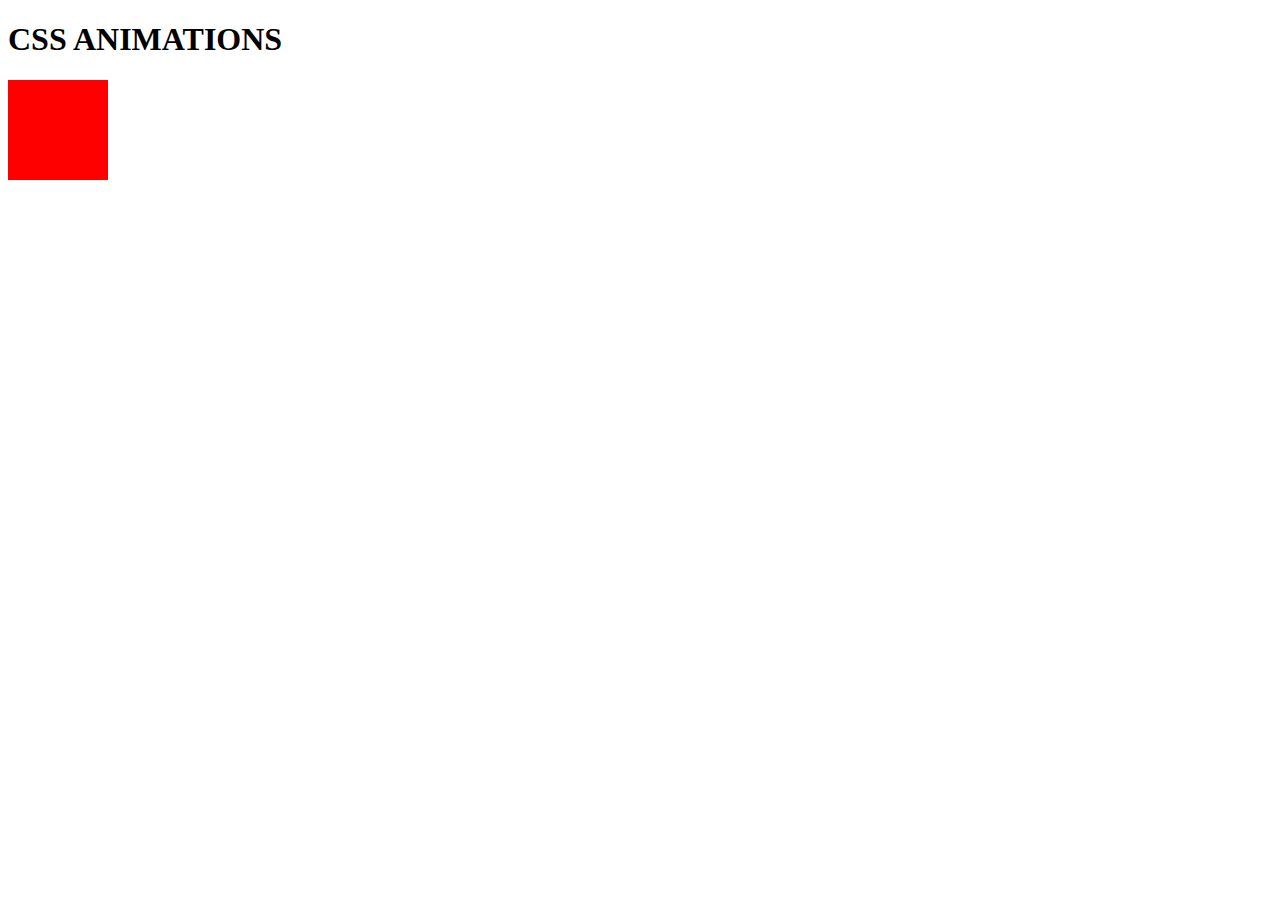
<file: Lesson13-Animation/index.html>
<!DOCTYPE html>
<html lang="en">
<head>
    <meta charset="UTF-8">
    <meta name="viewport" content="width=device-width, initial-scale=1.0">
    <title>Document</title>
    <link rel="stylesheet" href="style.css">
</head>
<body>
    <h1>CSS ANIMATIONS</h1>
    <div></div>
</body>
</html>
</file>
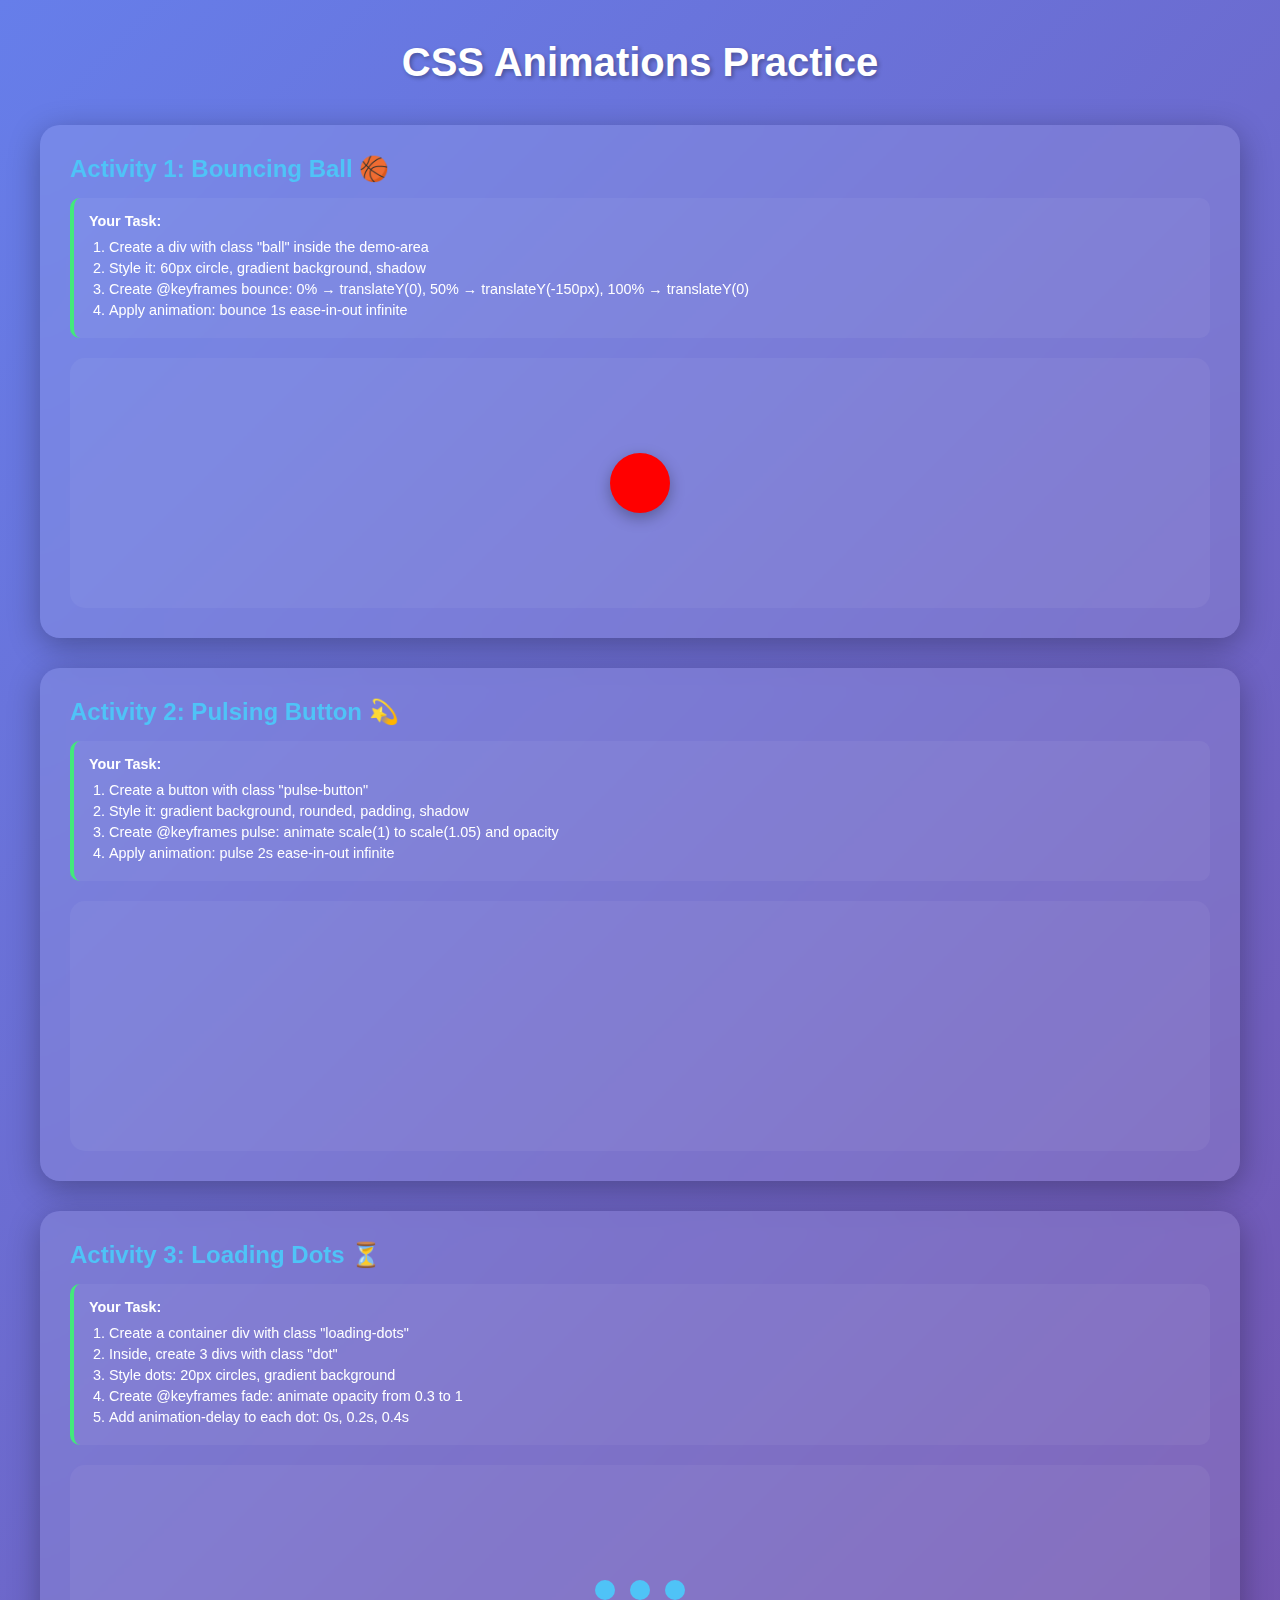
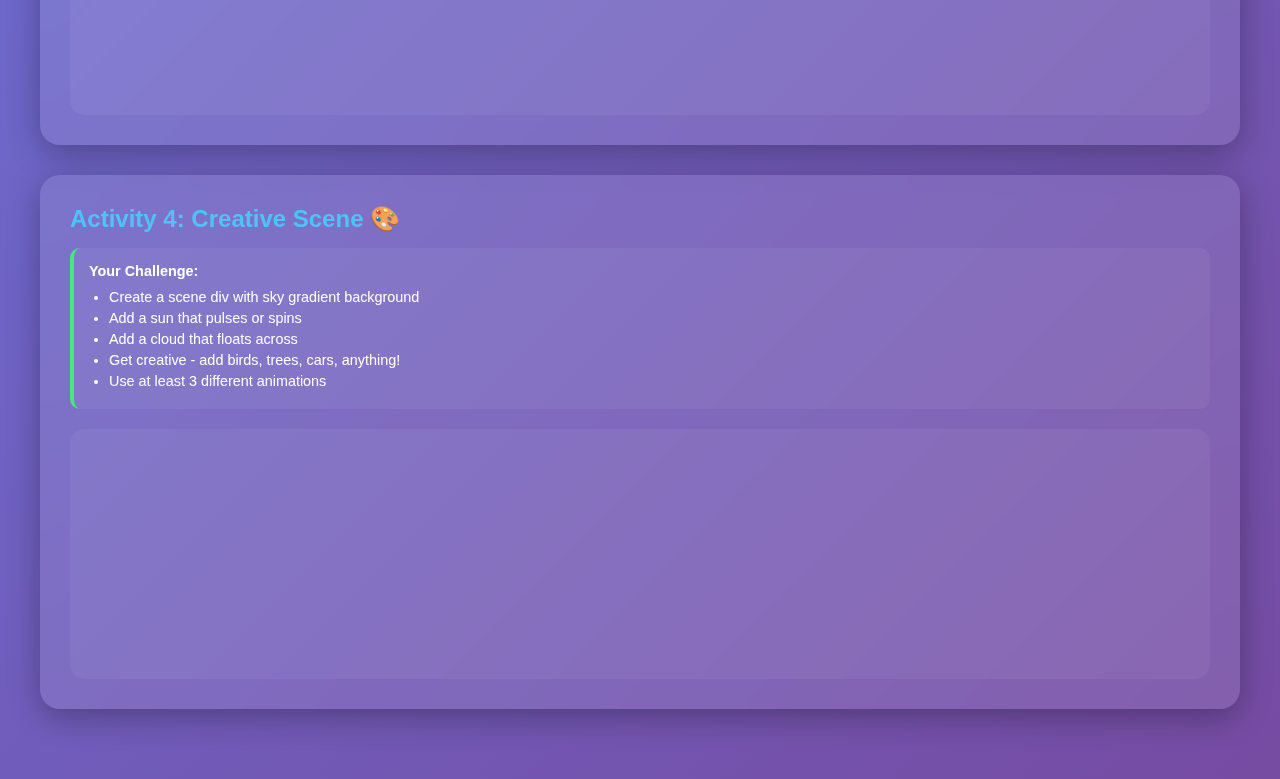
<file: Lesson13-Animation/Part-B-Practice/index.html>
<!DOCTYPE html>
<html lang="en">
<head>
    <meta charset="UTF-8">
    <meta name="viewport" content="width=device-width, initial-scale=1.0">
    <title>CSS Animations Practice</title>
    <link rel="stylesheet" href="style.css">
</head>
<body>
    <div class="container">
        <h1>CSS Animations Practice</h1>

        <!-- Activity 1: Bouncing Ball -->
        <div class="activity">
            <h2>Activity 1: Bouncing Ball 🏀</h2>
            <div class="instructions">
                <strong>Your Task:</strong>
                <ol>
                    <li>Create a div with class "ball" inside the demo-area</li>
                    <li>Style it: 60px circle, gradient background, shadow</li>
                    <li>Create @keyframes bounce: 0% → translateY(0), 50% → translateY(-150px), 100% → translateY(0)</li>
                    <li>Apply animation: bounce 1s ease-in-out infinite</li>
                </ol>
            </div>
            <div class="demo-area" id="activity1">
                <!-- TODO: Add your ball element here -->
                <div class="ball">

                </div>
            </div>
        </div>

        <!-- Activity 2: Pulsing Button -->
        <div class="activity">
            <h2>Activity 2: Pulsing Button 💫</h2>
            <div class="instructions">
                <strong>Your Task:</strong>
                <ol>
                    <li>Create a button with class "pulse-button"</li>
                    <li>Style it: gradient background, rounded, padding, shadow</li>
                    <li>Create @keyframes pulse: animate scale(1) to scale(1.05) and opacity</li>
                    <li>Apply animation: pulse 2s ease-in-out infinite</li>
                </ol>
            </div>
            <div class="demo-area" id="activity2">
                <!-- TODO: Add your button here -->
                
            </div>
        </div>

        <!-- Activity 3: Loading Dots -->
        <div class="activity">
            <h2>Activity 3: Loading Dots ⏳</h2>
            <div class="instructions">
                <strong>Your Task:</strong>
                <ol>
                    <li>Create a container div with class "loading-dots"</li>
                    <li>Inside, create 3 divs with class "dot"</li>
                    <li>Style dots: 20px circles, gradient background</li>
                    <li>Create @keyframes fade: animate opacity from 0.3 to 1</li>
                    <li>Add animation-delay to each dot: 0s, 0.2s, 0.4s</li>
                </ol>
            </div>
            <div class="demo-area" id="activity3">
                <!-- TODO: Add your loading dots here -->
                <div class="loading-dots">
                    <div class="dot"></div>
                    <div class="dot"></div>
                    <div class="dot"></div>
                </div>
            </div>
        </div>

        <!-- Activity 4: Creative Scene -->
        <div class="activity">
            <h2>Activity 4: Creative Scene 🎨</h2>
            <div class="instructions">
                <strong>Your Challenge:</strong>
                <ul>
                    <li>Create a scene div with sky gradient background</li>
                    <li>Add a sun that pulses or spins</li>
                    <li>Add a cloud that floats across</li>
                    <li>Get creative - add birds, trees, cars, anything!</li>
                    <li>Use at least 3 different animations</li>
                </ul>
            </div>
            <div class="demo-area" id="activity4">
                <!-- TODO: Build your creative scene here -->
                
            </div>
        </div>

    </div>
</body>
</html>
</file>
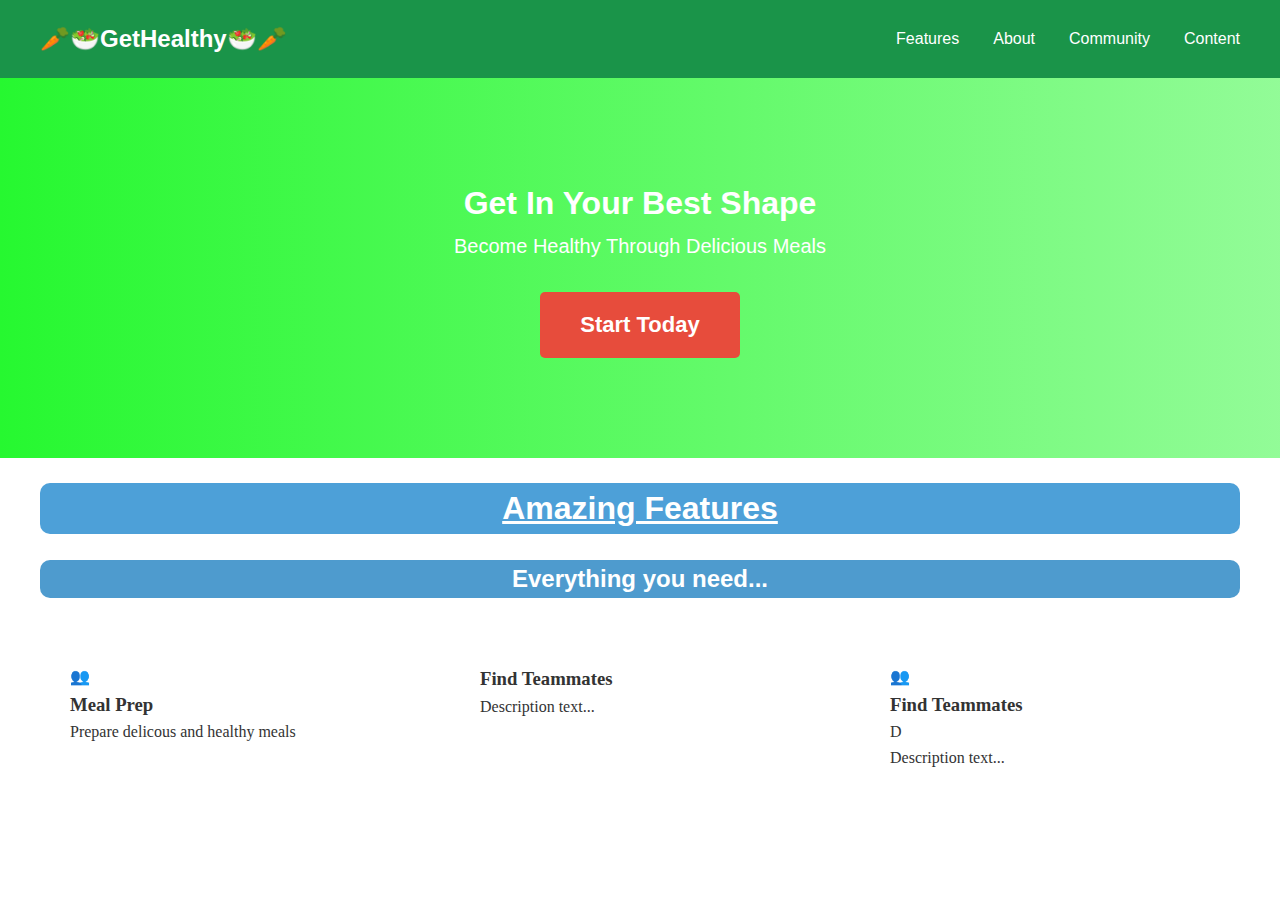
<file: project.html>
<!DOCTYPE html>
<html lang="en">

<head>
    <meta charset="UTF-8">
    <meta name="viewport" content="width=device-width, initial-scale=1.0">
    <title>Nutrition Website Project</title>
</head>
<link rel="stylesheet" href="style.css">

<body>
    <!-- Header Section -->
    <header class="main-header">
        <div class="container">
            <div class="logo"> 🥕🥗GetHealthy🥗🥕 </div>
            <nav class="main-nav">
                <a href="#features">Features</a>
                <a href="#about">About</a>
                <a href="#community">Community</a>
                <a href="#content">Content</a>
            </nav>
        </div>
    </header>
    <!-- Hero Section -->
    <section class="hero">
        <div class="container">
            <h1 class="hero-title">Get In Your Best Shape</h1>
            <p class="hero-subtitle">Become Healthy Through Delicious Meals</p>
            <button class="btn btn-primary"><strong>Start Today</strong></button>
    </section>
    <br>
    <section id="features" class="features">
        <div class="container">
            <h1 class="section-title">Amazing Features</h1>
            <br>
            <h2 class="section-subtitle">Everything you need...</h2>
            <br>
                <div class="features-grid">
                    <!-- Three feature cards -->
                <div class="feature-card">
                <div class="feature-icon">👥</div>
                    <h3>Meal Prep</h3>
                    <p>Prepare delicous and healthy meals</p>
                </div>
                <!-- Cards 2 and 3... -->
                    <div class="feature-card">
                        <div class="feature-icon"></div>
                        <h3>Find Teammates</h3>
                        <p>Description text...</p>
                        </div>
                            <div class="feature-card">
                            <div class="feature-icon">👥</div>
                                <h3>Find Teammates</h3>D
                                <p>Description text...</p>
                            </div>
                        </div>
                </div>
</section>
</body>

</html>
</file>
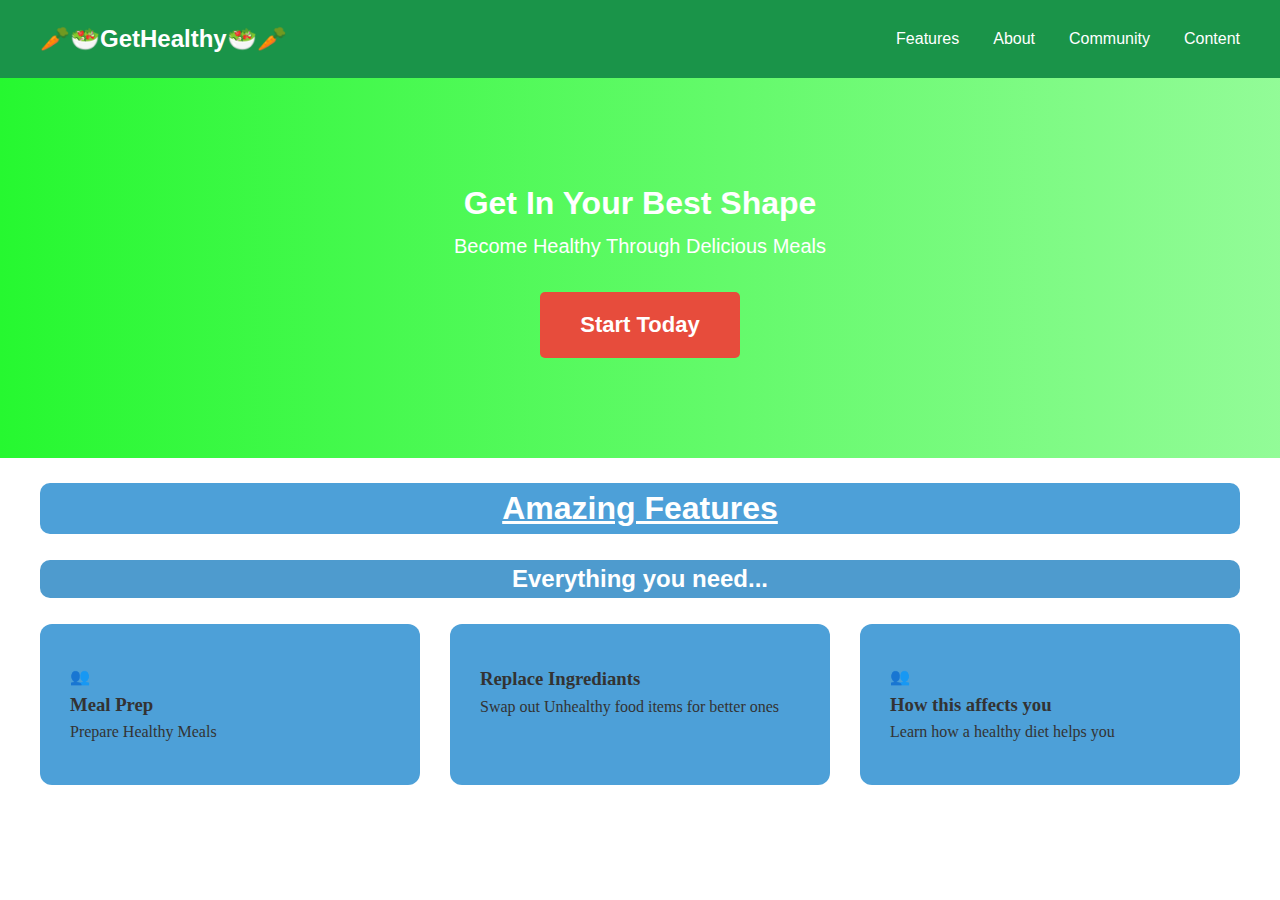
<file: lesson 9/project.html>
<!DOCTYPE html>
<html lang="en">

<head>
    <meta charset="UTF-8">
    <meta name="viewport" content="width=device-width, initial-scale=1.0">
    <title>Nutrition Website Project</title>
</head>
<link rel="stylesheet" href="style.css">

<body>
    <!-- Header Section -->
    <header class="main-header">
        <div class="container">
            <div class="logo"> 🥕🥗GetHealthy🥗🥕 </div>
            <nav class="main-nav">
                <a href="#features">Features</a>
                <a href="#about">About</a>
                <a href="#community">Community</a>
                <a href="#content">Content</a>
            </nav>
        </div>
    </header>
    <!-- Hero Section -->
    <section class="hero">
        <div class="container">
            <h1 class="hero-title">Get In Your Best Shape</h1>
            <p class="hero-subtitle">Become Healthy Through Delicious Meals</p>
            <button class="btn btn-primary"><strong>Start Today</strong></button>
    </section>
    <br>
    <section id="features" class="features">
        <div class="container">
            <h1 class="section-title">Amazing Features</h1>
            <br>
            <h2 class="section-subtitle">Everything you need...</h2>
            <br>
                <div class="features-grid">
                    <!-- Three feature cards -->
                <div class="feature-card">
                <div class="feature-icon">👥</div>
                    <h3>Meal Prep</h3>
                    <p>Prepare Healthy Meals</p>
                </div>
                <!-- Cards 2 and 3... -->
                    <div class="feature-card">
                        <div class="feature-icon"></div>
                        <h3>Replace Ingrediants</h3>
                        <p>Swap out Unhealthy food items for better ones</p>
                        </div>
                            <div class="feature-card">
                            <div class="feature-icon">👥</div>
                                <h3>How this affects you</h3>
                                <p>Learn how a healthy diet helps you </p>
                            </div>
                        </div>
                </div>
</section>
</body>

</html>
</file>
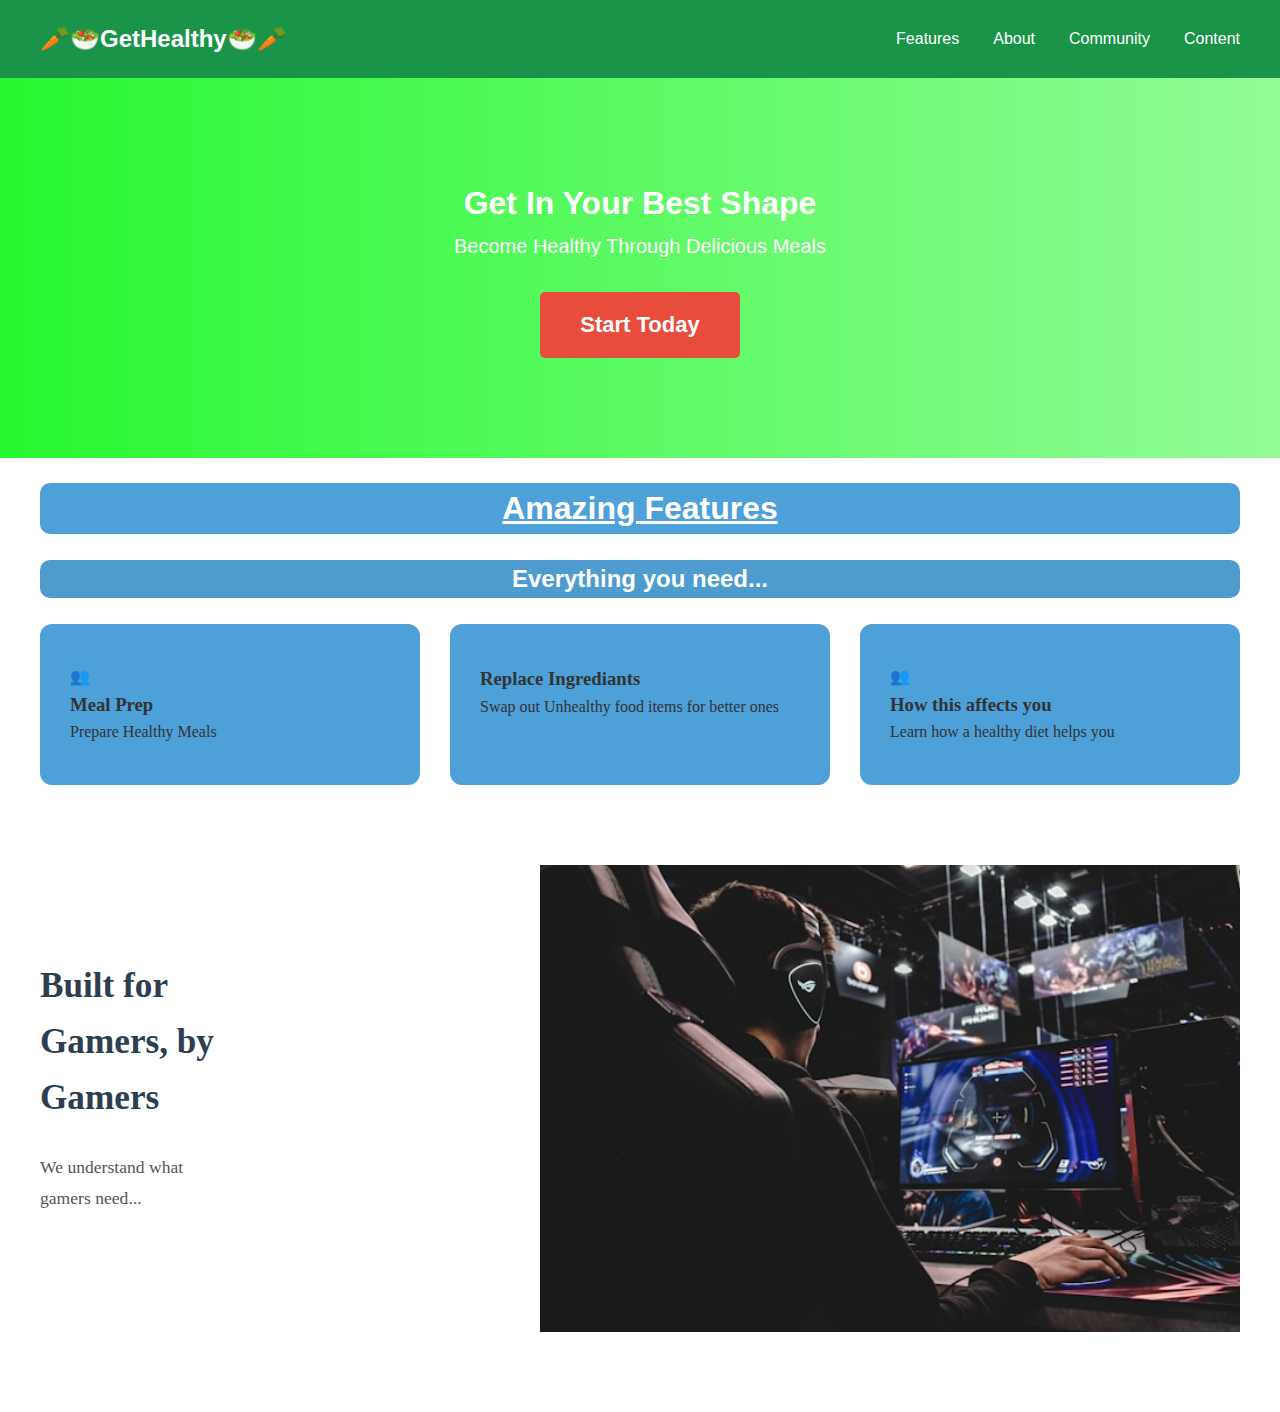
<file: Lesson10-Image-TextSections/lesson10.html>
<!DOCTYPE html>
<html lang="en">

<head>
    <meta charset="UTF-8">
    <meta name="viewport" content="width=device-width, initial-scale=1.0">
    <title>Nutrition Website Project</title>
</head>
<link rel="stylesheet" href="style.css">

<body>
    <!-- Header Section -->
    <header class="main-header">
        <div class="container">
            <div class="logo"> 🥕🥗GetHealthy🥗🥕 </div>
            <nav class="main-nav">
                <a href="#features">Features</a>
                <a href="#about">About</a>
                <a href="#community">Community</a>
                <a href="#content">Content</a>
            </nav>
        </div>
    </header>
    <!-- Hero Section -->
    <section class="hero">
        <div class="container">
            <h1 class="hero-title">Get In Your Best Shape</h1>
            <p class="hero-subtitle">Become Healthy Through Delicious Meals</p>
            <button class="btn btn-primary"><strong>Start Today</strong></button>
    </section>
    <br>
    <section id="features" class="features">
        <div class="container">
            <h1 class="section-title">Amazing Features</h1>
            <br>
            <h2 class="section-subtitle">Everything you need...</h2>
            <br>
                <div class="features-grid">
                    <!-- Three feature cards -->
                <div class="feature-card">
                <div class="feature-icon">👥</div>
                    <h3>Meal Prep</h3>
                    <p>Prepare Healthy Meals</p>
                </div>
                <!-- Cards 2 and 3... -->
                    <div class="feature-card">
                        <div class="feature-icon"></div>
                        <h3>Replace Ingrediants</h3>
                        <p>Swap out Unhealthy food items for better ones</p>
                        </div>
                            <div class="feature-card">
                            <div class="feature-icon">👥</div>
                                <h3>How this affects you</h3>
                                <p>Learn how a healthy diet helps you </p>
                            </div>
                        </div>
                </div>
</section>

    <!-- About Section -->
     <section class="about" id="about">
        <div class="container">
            <div class="about-content">
            <div class="about-text">
                <h2> Built for  Gamers, by Gamers</h2>
                <p>We understand what gamers need...</p>
            </div>
            <div class="about-image"></div>
            <img src="/Lesson10-Image-TextSections/images/gamers.jpg" alt="Gaming Setup" width="700px">
        </div>
        </div>
     </section>
</body>

</html>
</file>
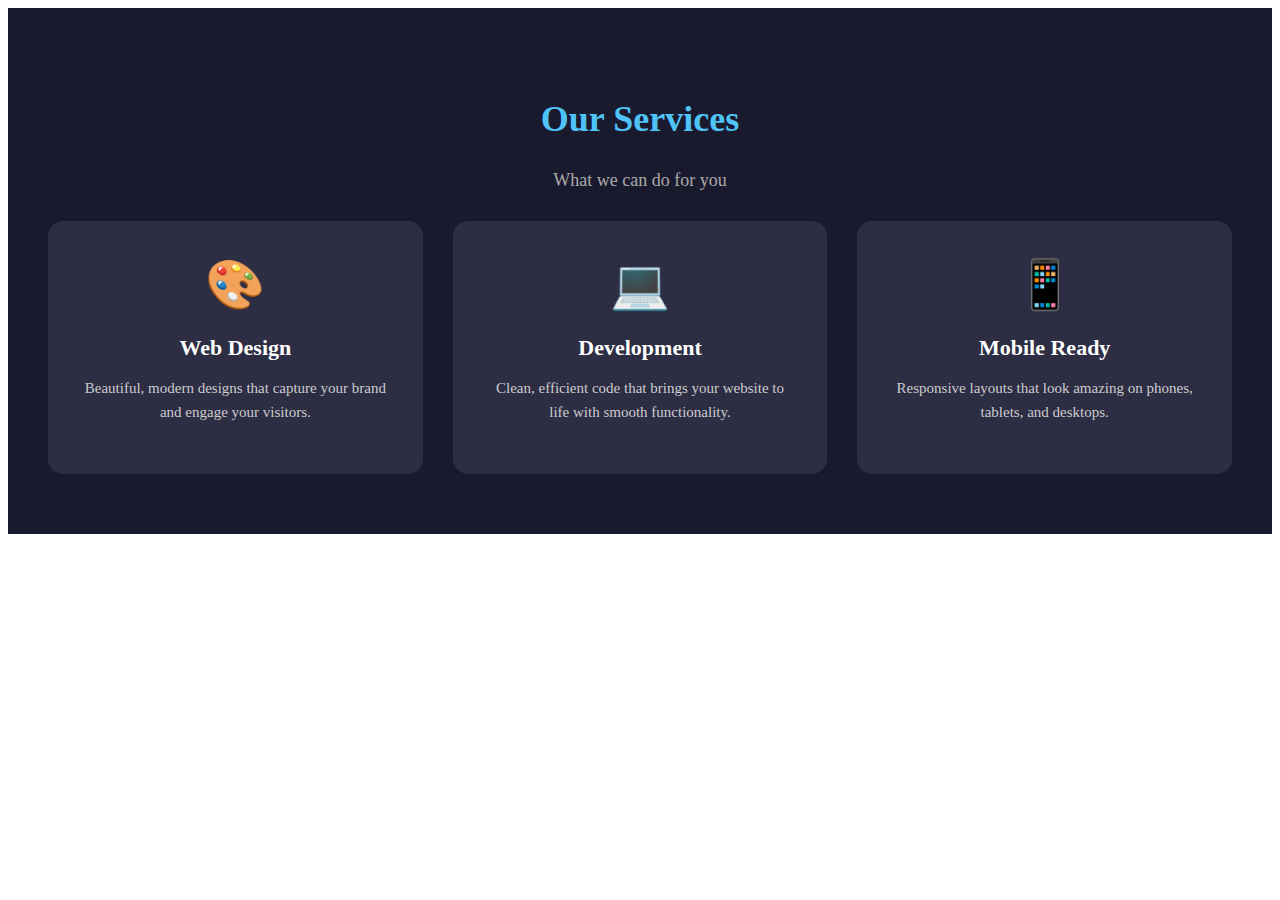
<file: Lesson15-Practice/L15_practice_starter.html>
<!DOCTYPE html>
<html lang="en">
<head>
    <meta charset="UTF-8">
    <meta name="viewport" content="width=device-width, initial-scale=1.0">
    <title>TechServices - Practice Performance Task</title>
    <link rel="stylesheet" href="style.css">
</head>
<body>

    <!-- ============================================
         CSS PRACTICE PERFORMANCE TASK
         
         DO NOT MODIFY THIS HTML FILE!
         All your work should be in practice_styles.css
    ============================================= -->

    <section class="services">
        <h2 class="section-title">Our Services</h2>
        <p class="section-subtitle">What we can do for you</p>

        <div class="services-container">
            
            <div class="service-card">
                <div class="card-icon">🎨</div>
                <h3 class="card-title">Web Design</h3>
                <p class="card-description">Beautiful, modern designs that capture your brand and engage your visitors.</p>
            </div>

            <div class="service-card">
                <div class="card-icon">💻</div>
                <h3 class="card-title">Development</h3>
                <p class="card-description">Clean, efficient code that brings your website to life with smooth functionality.</p>
            </div>

            <div class="service-card">
                <div class="card-icon">📱</div>
                <h3 class="card-title">Mobile Ready</h3>
                <p class="card-description">Responsive layouts that look amazing on phones, tablets, and desktops.</p>
            </div>

        </div>
    </section>

</body>
</html>
</file>
<file: Lesson13-Animation/style.css>
div{
    width: 100px;
    height: 100px;background-color: red;
    animation-name: example;
    animation-duration: 1s;
    /* animation: moveColorTransform 0.001s infinite; */
    animation: colortransform 1s infinite
    position: relative;
}

@keyframes example {
    from {background-color: red;}
    to {background-color: yellow;}
}

@keyframes example {
    0% {background-color: red;}
    25% {background-color: yellow;}
    50% {background-color: rgb(21, 130, 138,);}
    100% {background-color: rgb(211, 9, 141);}
}
   
@keyframes moveColorTransform {
    0% {background-color: red; left:0; top:0; }
    25% {background-color: yellow; left:150px; top: 0;}
    50% {background-color: rgb(21, 130, 138,); left:150px; top:150px}
    75%{ background-color: rgb(34, 37, 37); left: 0; top: 150px;}
    100% {background-color: rgb(211, 9, 141); left:0; top: 0;}
}
</file>
<file: Lesson13-Animation/Part-B-Practice/style.css>
/* ========================================
   BASIC PAGE SETUP - ALREADY DONE FOR YOU
   ======================================== */

* {
    margin: 0;
    padding: 0;
    box-sizing: border-box;
}

body {
    font-family: 'Segoe UI', Tahoma, Geneva, Verdana, sans-serif;
    background: linear-gradient(135deg, #667eea 0%, #764ba2 100%);
    color: white;
    padding: 40px 20px;
    min-height: 100vh;
}

.container {
    max-width: 1200px;
    margin: 0 auto;
}

h1 {
    text-align: center;
    margin-bottom: 40px;
    font-size: 2.5em;
    text-shadow: 2px 2px 4px rgba(0, 0, 0, 0.3);
}

/* Activity Card Styling */
.activity {
    background: rgba(255, 255, 255, 0.1);
    backdrop-filter: blur(10px);
    border-radius: 20px;
    padding: 30px;
    margin-bottom: 30px;
    box-shadow: 0 8px 32px rgba(0, 0, 0, 0.3);
}

.activity h2 {
    color: #4fc3f7;
    margin-bottom: 15px;
}

.instructions {
    background: rgba(255, 255, 255, 0.05);
    padding: 15px;
    border-radius: 10px;
    margin-bottom: 20px;
    border-left: 4px solid #43e97b;
    font-size: 0.9em;
}

.instructions ol,
.instructions ul {
    margin-left: 20px;
    margin-top: 10px;
}

.instructions li {
    margin-bottom: 5px;
}

.instructions code {
    background: rgba(255, 255, 255, 0.2);
    padding: 2px 6px;
    border-radius: 4px;
    color: #ffd700;
    font-size: 0.9em;
}

/* Demo Area - Where your animations will appear */
.demo-area {
    background: rgba(255, 255, 255, 0.05);
    border-radius: 15px;
    padding: 60px;
    min-height: 250px;
    display: flex;
    align-items: center;
    justify-content: center;
}


/* ========================================
   YOUR CODE STARTS HERE!
   Add your animations below
   ======================================== */

/* ACTIVITY 1: BOUNCING BALL */
/* TODO: Create .ball styles here */

.ball{
    width: 60px;
    height: 60px;
    background-color: red;
    border-radius: 50%;
    box-shadow: 0 5px 15px rgba(0,0,0,0.3);
    /* Apply the Animation */
    animation: bounce 1s ease-in-out infinite;
}
/* TODO: Create @keyframes bounce here */
@keyframes bounce{
    0% {transform: translateY(0);} /*start at body*/
    50% {transform: translateY(-75px);} /*jump up to 150px*/
    100% {transform: translateY(0);} /*return to bottom*/
}

/* ACTIVITY 2: PULSING BUTTON */
/* TODO: Create .pulse-button styles here */


/* TODO: Create @keyframes pulse here */


/* ACTIVITY 3: LOADING DOTS */
/* TODO: Create .loading-dots and .dot styles here */
.loading-dots{
    display: flex; /*ARRANGE THE DOTS HORIZONTALLY*/
    gap: 15px;
}

.dot{
    width: 20px;
    height: 20px;
    border-radius: 50%;
    background-color: #4fc3f7;
    animation: fade 1.2s ease-in-out infinite;
}

/* TODO: Create animation delays for each dot */
.loading-dots :nth-child(1){
    animation-delay: 0s;
}
.loading-dots :nth-child(2){
    animation-delay: 0.2s;
}
.loading-dots :nth-child(3){
    animation-delay: 0.4s;
}

/* TODO: Create @keyframes fade here */
@keyframes fade {
    0%, 100%{opacity: 0.3;} /*DIM*/
    50% {opacity: 1;} /*Bright*/
    /*100% {opacity: 0.3;} DIM*/
}

/* ACTIVITY 4: CREATIVE SCENE */
/* TODO: Create your scene and all its elements here */


/* TODO: Create all your creative animations here */
</file>
<file: Lesson15-Practice/style.css>
/* =============================================
   CSS PRACTICE PERFORMANCE TASK
   
   TIME LIMIT: 30 minutes
   TOTAL POINTS: 100 points
   
   INSTRUCTIONS:
   - Complete each task in order
   - Write your CSS in the designated sections
   - Test your work in the browser frequently
   - Partial credit is available
   
   DO NOT modify the HTML file!
   ============================================= */


/* ===========================================
   TASK 1: Section Background & Typography (20 points)
   
   Style the .services section:
   - Background color: #1a1a2e
   - Padding: 60px on top/bottom, 40px on left/right

   Style the .section-title:
   - Text color: #4fc3f7 (cyan)
   - Font size: 36px
   - Center the text
   - Remove default margins, add 10px bottom margin
   
   Style the .section-subtitle:
   - Text color: #aaaaaa (gray)
   - Font size: 18px
   - Center the text
   - Add 30px bottom margin
   =========================================== */

/* YOUR CODE FOR TASK 1 HERE: */
.services {
    background-color: #1a1a2e;
    padding: 60px 40px;
}

.section-title{
    display: flex;
    color: #4fc3f7;
    font-size: 36px;
    justify-content: center;
    margin-bottom: 10px remove;
}

.section-subtitle {
    display: flex;
    color: #aaaaaa;
    font-size: 18px;
    justify-content: center;
    margin-bottom: 30px;
}





/* ===========================================
   TASK 2: Flexbox Card Layout (20 points)
   
   Style the .services-container:
   - Use flexbox to put cards side-by-side
   - Add 30px gap between cards
   - Center the cards horizontally
   
   Style each .service-card:
   - Make all cards equal width using flex
   - Background color: #2d2d44
   - Padding: 35px
   - Center all text inside
   =========================================== */

/* YOUR CODE FOR TASK 2 HERE: */
.services-container{
    display: flex;
    flex: 1;
    gap: 30px;
    justify-content: center;
}

.service-card {
    flex: 1;
    background-color: #2d2d44;
    padding: 35px;
    text-align: center;
    border-radius: 15px;
    box-shadow: 0 5px 20px rgba(0,0,0,0.3s);
    transition: transform 0.3s ease, box-shadow 0.3s ease;
}



/* ===========================================
   TASK 3: Card Visual Styling (20 points)
   
   Continue styling .service-card:
   - Rounded corners: 15px
   - Box shadow: 0 5px 20px with rgba(0,0,0,0.3)
   
   Style the .card-icon:
   - Font size: 48px
   - Add 15px bottom margin
   
   Style the .card-title:
   - Text color: white
   - Font size: 22px
   - Add 15px bottom margin
   
   Style the .card-description:
   - Text color: #cccccc
   - Font size: 15px
   - Line height: 1.6
   =========================================== */

/* YOUR CODE FOR TASK 3 HERE: */

.card-icon{
    font-size: 48px;
    margin-bottom: 15px;
}

.card-title{
    color: white;
    font-size: 22px;
    margin-bottom: 15px;
}

.card-description{
    color: #cccccc;
    font-size: 15px;
    line-height: 1.6;
}



/* ===========================================
   TASK 4: Hover Effect with Transition (20 points)
   
   Add a smooth hover effect to .service-card:
   
   On the BASE state (.service-card):
   - Add transition for transform and box-shadow
   - Duration: 0.3s
   - Timing: ease
   
   On HOVER (.service-card:hover):
   - Move the card UP by 10px
   - Increase box-shadow to: 0 15px 35px with rgba(0,0,0,0.4)
   =========================================== */

/* YOUR CODE FOR TASK 4 HERE: */

.service-card:hover {
    transform: translateY(-10px);
    box-shadow: 0 15px 35px rgba(0, 0, 0, 0.4s);
}



/* ===========================================
   TASK 5: Responsive Design (20 points)
   
   Create a media query for screens 768px or smaller:
   
   Inside the media query:
   - Make .services-container stack cards vertically
   - Change .section-title font size to 28px
   - Change .services padding to 40px on top/bottom, 20px on left/right
   
   REMEMBER: Media queries go at the END of your CSS!
   =========================================== */

/* YOUR CODE FOR TASK 5 HERE: */

    @media(max-width:768px){
        .services-container{
            display: flex;
            flex-direction: column;
        }
        
        .section-title{
            font-size: 28px;
        }
        
        .services{
            padding: 40px 20px;
        }
    }


/* =============================================
   END OF TASKS
   
   Checklist before submitting:
   [ ] All 5 tasks attempted
   [ ] Semicolons after every property value
   [ ] Tested in browser
   [ ] Tested responsive by resizing window
   ============================================= */
</file>
<file: style.css>
/* Lesson 6: Section & Hero Section */

/* Reset & Base Styles */
*{ 
    margin: 0;
    padding: 0;
    box-sizing: 0;
}
body{
    color: #333;
    font-family: 'Arial' sans-serif;
    line-height: 1.6;
}

/* Container for consistent width */
.container {
    max-width: 1200px;
    margin: 0 auto;
    padding: 0 20px;
}

/* HEADER SECTION */
.main-header{
   background-color: #1a9449;
    padding: 20px 0;
}

.main-header .container{
   display: flex;
   justify-content: space-between;
   align-items: center;
}

.logo{
    font-size: 24px;
    font-weight: bold;
    color: #ffffff;
    transition: transform 0.3s ease;
    font-family: 'Segoe UI', Tahoma, Geneva, Verdana, sans-serif;
}

.logo:hover{
    transform: scale(1.1);
    cursor: pointer;
}

.main-nav a {
    color: #ffffff;
    text-decoration: none;
    margin-left: 30px;
    transition-property: initial;
    font-family: 'Segoe UI', Tahoma, Geneva, Verdana, sans-serif;
}

.main-nav a:hover{
    color: #3498db;
    text-decoration: underline;
}

.main-nav a:focus{
    outline: 2px solid #3498db;
    outline-offset: 4px;    
}
    
/* HERO SECTION */

.hero{
    background: linear-gradient(90deg, #26f830, #ffffff, #26f830);
    background-size: 400% 400% ;
    color: #ffffff;
    padding: 100px 0;
    text-align: center;
    font-family: 'Segoe UI', Tahoma, Geneva, Verdana, sans-serif;
}
.hero-title{
    transition: transform 0.3s ease;
}

.hero-title:hover{
    transform: scale(1.1);
    box-shadow: 0 2px 5px rgba(109, 13, 85, 0.89);
    color: #690472;
    cursor: crosshair;
    text-shadow: 0 2px 5px rgb(235, 98, 200) ;
}

.hero-subtitle {
    font-size: 20px;
    margin-bottom: 30px;
    font-family: 'Segoe UI', Tahoma, Geneva, Verdana, sans-serif;
}

/* BUTTONS */

.btn{
    padding: 20px 40px;
    font-size: 22px;
    border: none;
    border-radius: 5px;
    cursor: pointer;
    transition: transform 0.3s ease, opacity 0.3s ease;
}

.btn-primary {
    background-color: #e74c3c;
    color: #ffffff;
    font-family: 'Segoe UI', Tahoma, Geneva, Verdana, sans-serif;
}

.btn:hover{
    transform: translateY(-2px);
}

.btn:active {
    transform: translateY(0);
}

.features-grid{
    display: flex;  
    justify-content: space-between;
    gap: 30px;
}

.features-card{
    flex: 1;
}

.feature-card{
    padding: 40px 30px;
}

.feature-card{
    background-color: linear-gradient(135deg, #1a1a2e 0%, #16213e 100%);
}

.feature-card{
    box-shadow: 0 5px 15px rgba(0, 0, 0, 0);
}

.feature-card{
    border-radius: 12px;
}

.feature-card{
    transition: transform 0.3s ease, box-shadow 0.3s ease;
}

.feature-card:hover{
transform: translateY(-10px);  /*Lift Up 10px*/
box-shadow: 0 10px 25px rgba(0, 0, 0, 0.15); /* Stronger shadow */

}

.features-grid{
    display: flex;
}

.feature-card{
    flex: 1; /* Makes all cards equal width*/
}

.section-title{
    color: #ffffff;
    display: flex;
    justify-content: center;
    background-color: #4da0d8;
    border-radius: 10px;
    text-decoration:underline;
    font-family: 'Gill Sans', 'Gill Sans MT', Calibri, 'Trebuchet MS', sans-serif;
}



.section-subtitle{
    display: flex;
    justify-content: center;
    background-color: #4e9bce;
    border-radius: 10px;
    color: #ffffff;
    font-family: 'Gill Sans', 'Gill Sans MT', Calibri, 'Trebuchet MS', sans-serif;
}
</file>
<file: lesson 9/style.css>
/* Lesson 6: Section & Hero Section */

/* Reset & Base Styles */
*{ 
    margin: 0;
    padding: 0;
    box-sizing: 0;
}
body{
    color: #333;
    font-family: 'Arial' sans-serif;
    line-height: 1.6;
}

/* Container for consistent width */
.container {
    max-width: 1200px;
    margin: 0 auto;
    padding: 0 20px;
}

/* HEADER SECTION */
.main-header{
   background-color: #1a9449;
    padding: 20px 0;
}

.main-header .container{
   display: flex;
   justify-content: space-between;
   align-items: center;
}

.logo{
    font-size: 24px;
    font-weight: bold;
    color: #ffffff;
    transition: transform 0.3s ease;
    font-family: 'Segoe UI', Tahoma, Geneva, Verdana, sans-serif;
}

.logo:hover{
    transform: scale(1.1);
    cursor: pointer;
}

.main-nav a {
    color: #ffffff;
    text-decoration: none;
    margin-left: 30px;
    transition-property: initial;
    font-family: 'Segoe UI', Tahoma, Geneva, Verdana, sans-serif;
}

.main-nav a:hover{
    color: #3498db;
    text-decoration: underline;
}

.main-nav a:focus{
    outline: 2px solid #3498db;
    outline-offset: 4px;    
}
    
/* HERO SECTION */

.hero{
    background: linear-gradient(90deg, #26f830, #ffffff, #26f830);
    background-size: 400% 400% ;
    color: #ffffff;
    padding: 100px 0;
    text-align: center;
    font-family: 'Segoe UI', Tahoma, Geneva, Verdana, sans-serif;
}
.hero-title{
    transition: transform 0.3s ease;
}

.hero-title:hover{
    transform: scale(1.1);
    box-shadow: 0 2px 5px rgba(109, 13, 85, 0.89);
    color: #690472;
    cursor: crosshair;
    text-shadow: 0 2px 5px rgb(235, 98, 200) ;
}

.hero-subtitle {
    font-size: 20px;
    margin-bottom: 30px;
    font-family: 'Segoe UI', Tahoma, Geneva, Verdana, sans-serif;
}

/* BUTTONS */

.btn{
    padding: 20px 40px;
    font-size: 22px;
    border: none;
    border-radius: 5px;
    cursor: pointer;
    transition: transform 0.3s ease, opacity 0.3s ease;
}

.btn-primary {
    background-color: #e74c3c;
    color: #ffffff;
    font-family: 'Segoe UI', Tahoma, Geneva, Verdana, sans-serif;
}

.btn:hover{
    transform: translateY(-2px);
}

.btn:active {
    transform: translateY(0);
}

.features-grid{
    display: flex;  
    justify-content: space-between;
    gap: 30px;
}

.features-card{
    flex: 1;
}

.feature-card{
    padding: 40px 30px;
}

.feature-card{
    background-color: #4da0d8;
}

.feature-card{
    box-shadow: 0 5px 15px rgba(0, 0, 0, 0);
}

.feature-card{
    border-radius: 12px;
}

.feature-card{
    transition: transform 0.3s ease, box-shadow 0.3s ease;
}

.feature-card:hover{
transform: translateY(-10px);  /*Lift Up 10px*/
box-shadow: 0 10px 25px rgba(0, 0, 0, 0.15); /* Stronger shadow */

}

.features-grid{
    display: flex;
}

.feature-card{
    flex: 1; /* Makes all cards equal width*/
}

.section-title{
    color: #ffffff;
    display: flex;
    justify-content: center;
    background-color: #4da0d8;
    border-radius: 10px;
    text-decoration:underline;
    font-family: 'Gill Sans', 'Gill Sans MT', Calibri, 'Trebuchet MS', sans-serif;
}



.section-subtitle{
    display: flex;
    justify-content: center;
    background-color: #4e9bce;
    border-radius: 10px;
    color: #ffffff;
    font-family: 'Gill Sans', 'Gill Sans MT', Calibri, 'Trebuchet MS', sans-serif;
}
</file>
<file: Lesson10-Image-TextSections/style.css>
/* Lesson 6: Section & Hero Section */

/* Reset & Base Styles */
*{ 
    margin: 0;
    padding: 0;
    box-sizing: 0;
}
body{
    color: #333;
    font-family: 'Arial' sans-serif;
    line-height: 1.6;
}

/* Container for consistent width */
.container {
    max-width: 1200px;
    margin: 0 auto;
    padding: 0 20px;
}

/* HEADER SECTION */
.main-header{
   background-color: #1a9449;
    padding: 20px 0;
}

.main-header .container{
   display: flex;
   justify-content: space-between;
   align-items: center;
}

.logo{
    font-size: 24px;
    font-weight: bold;
    color: #ffffff;
    transition: transform 0.3s ease;
    font-family: 'Segoe UI', Tahoma, Geneva, Verdana, sans-serif;
}

.logo:hover{
    transform: scale(1.1);
    cursor: pointer;
}

.main-nav a {
    color: #ffffff;
    text-decoration: none;
    margin-left: 30px;
    transition-property: initial;
    font-family: 'Segoe UI', Tahoma, Geneva, Verdana, sans-serif;
}

.main-nav a:hover{
    color: #3498db;
    text-decoration: underline;
}

.main-nav a:focus{
    outline: 2px solid #3498db;
    outline-offset: 4px;    
}
    
/* HERO SECTION */

.hero{
    background: linear-gradient(90deg, #26f830, #ffffff, #26f830);
    background-size: 400% 400% ;
    color: #ffffff;
    padding: 100px 0;
    text-align: center;
    font-family: 'Segoe UI', Tahoma, Geneva, Verdana, sans-serif;
}
.hero-title{
    transition: transform 0.3s ease;
}

.hero-title:hover{
    transform: scale(1.1);
    box-shadow: 0 2px 5px rgba(109, 13, 85, 0.89);
    color: #690472;
    cursor: crosshair;
    text-shadow: 0 2px 5px rgb(235, 98, 200) ;
}

.hero-subtitle {
    font-size: 20px;
    margin-bottom: 30px;
    font-family: 'Segoe UI', Tahoma, Geneva, Verdana, sans-serif;
}

/* BUTTONS */

.btn{
    padding: 20px 40px;
    font-size: 22px;
    border: none;
    border-radius: 5px;
    cursor: pointer;
    transition: transform 0.3s ease, opacity 0.3s ease;
}

.btn-primary {
    background-color: #e74c3c;
    color: #ffffff;
    font-family: 'Segoe UI', Tahoma, Geneva, Verdana, sans-serif;
}

.btn:hover{
    transform: translateY(-2px);
}

.btn:active {
    transform: translateY(0);
}

.features-grid{
    display: flex;  
    justify-content: space-between;
    gap: 30px;
}

.features-card{
    flex: 1;
}

.feature-card{
    padding: 40px 30px;
}

.feature-card{
    background-color: #4da0d8;
}

.feature-card{
    box-shadow: 0 5px 15px rgba(0, 0, 0, 0);
}

.feature-card{
    border-radius: 12px;
}

.feature-card{
    transition: transform 0.3s ease, box-shadow 0.3s ease;
}

.feature-card:hover{
transform: translateY(-10px);  /*Lift Up 10px*/
box-shadow: 0 10px 25px rgba(0, 0, 0, 0.15); /* Stronger shadow */

}

.features-grid{
    display: flex;
}

.feature-card{
    flex: 1; /* Makes all cards equal width*/
}

.section-title{
    color: #ffffff;
    display: flex;
    justify-content: center;
    background-color: #4da0d8;
    border-radius: 10px;
    text-decoration:underline;
    font-family: 'Gill Sans', 'Gill Sans MT', Calibri, 'Trebuchet MS', sans-serif;
}



.section-subtitle{
    display: flex;
    justify-content: center;
    background-color: #4e9bce;
    border-radius: 10px;
    color: #ffffff;
    font-family: 'Gill Sans', 'Gill Sans MT', Calibri, 'Trebuchet MS', sans-serif;
}

/* LESSON 10 */
.about {
    padding: 80px 0;
    background-color: #ffffff;
}

.about-content{
    display: flex;
    align-items: center;
    gap: 60px;
}

.about-text {
    flex: 1;
}

.about-image{
    flex: 1;
}

.about-text h2{
    color: #2c3e50;
    margin-bottom: 25px;
    font-size: 2.2rem;
}

.about-text p{
    color: #555;
    font-size: 1.1rem;
    line-height: 1.8;
    margin-bottom: 1.5rem;
}

.gamers.jpg img {
    width: 100%;
    border-radius: 12px;
    box-shadow: 0 10px 30px rgba(0,0,0,0.1);
}
</file>
